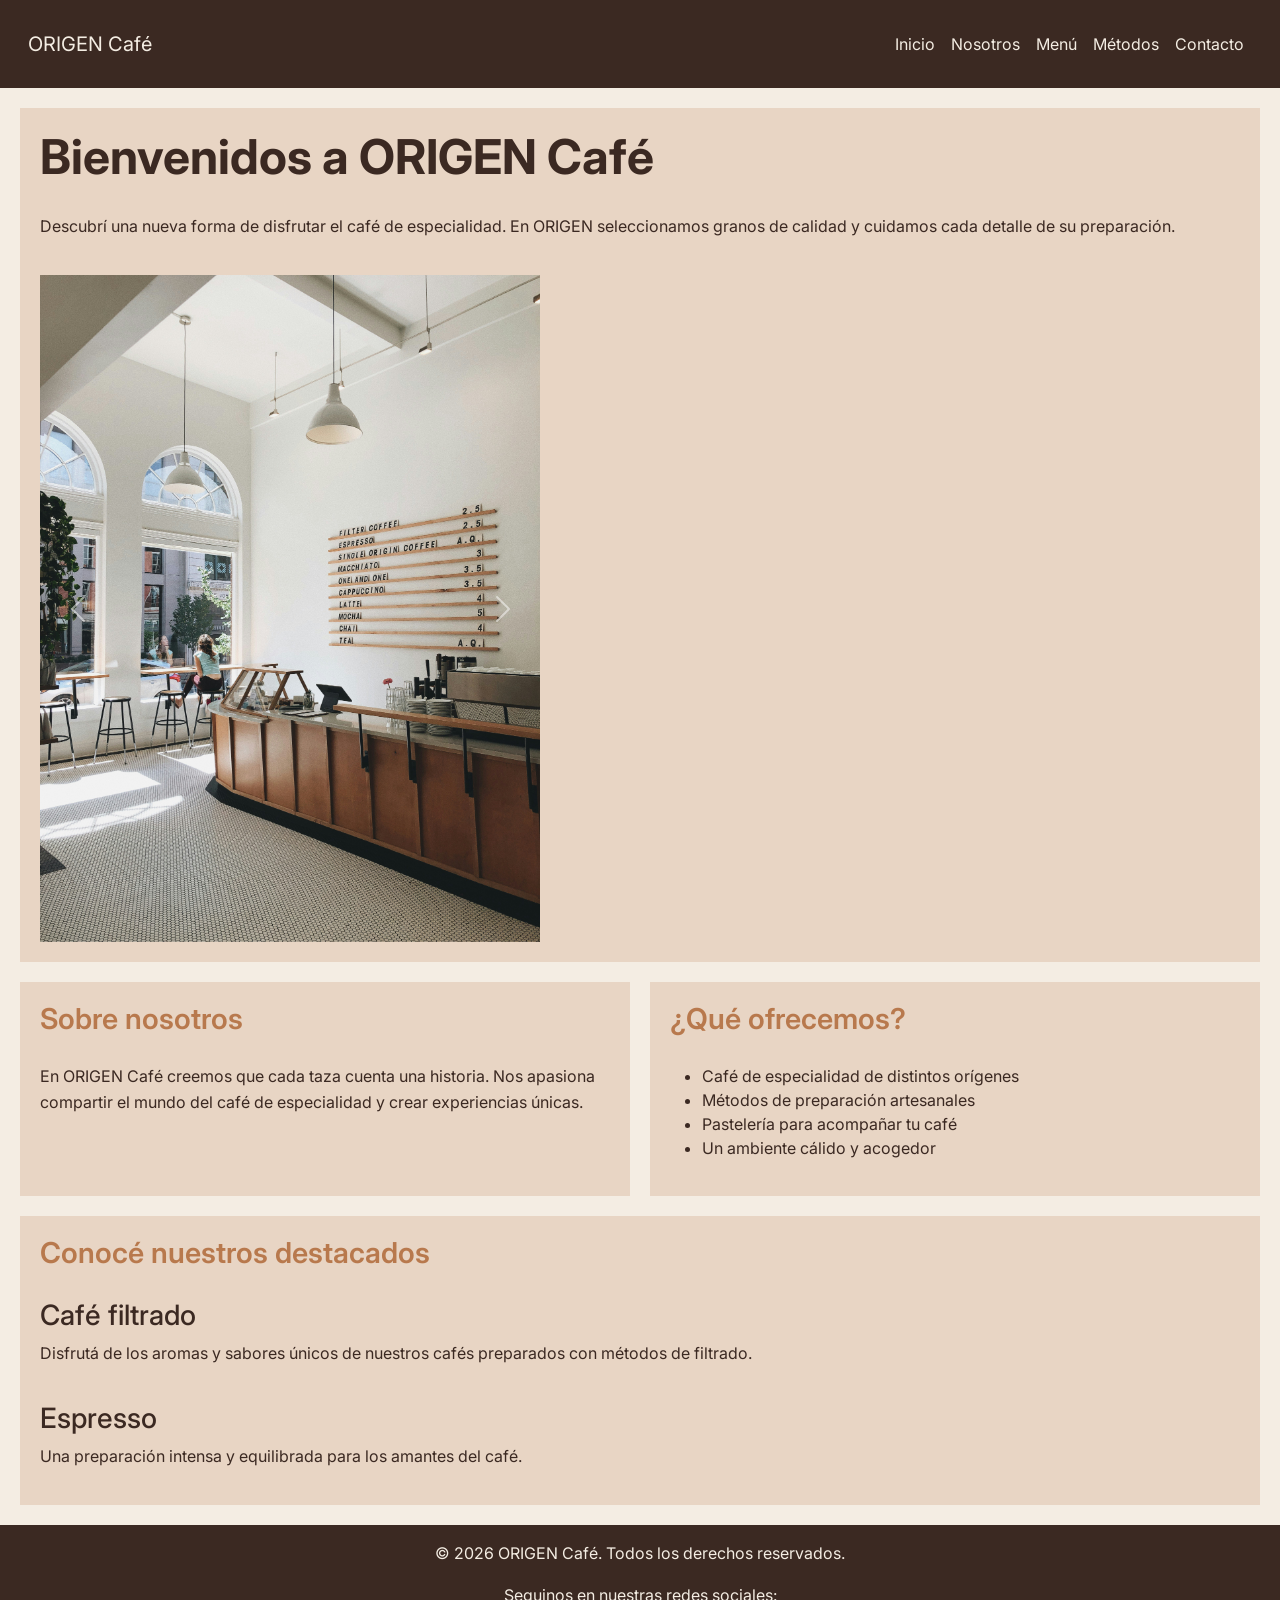
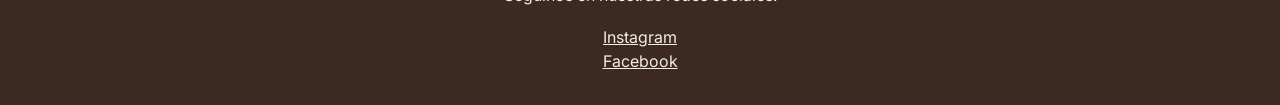
<file: index.html>
<!DOCTYPE html>
<html lang="es">
<head>
    <meta charset="UTF-8">
    <meta name="viewport" content="width=device-width, initial-scale=1.0">
    <!-- BOOTSTRAP -->
    <link href="https://cdn.jsdelivr.net/npm/bootstrap@5.3.8/dist/css/bootstrap.min.css" 
    rel="stylesheet" integrity="sha384-sRIl4kxILFvY47J16cr9ZwB07vP4J8+LH7qKQnuqkuIAvNWLzeN8tE5YBujZqJLB" 
    crossorigin="anonymous">
    <!-- CSS -->
    <link rel="stylesheet" href="./styles/styles.css">
    <title>ORIGEN café | Inicio</title>  
</head>
<body>
    <header>
        <nav class="navbar navbar-expand-lg">
            <div class="container-fluid">
                <a class="navbar-brand" href="index.html">ORIGEN Café</a>

                <button class="navbar-toggler" type="button"
                    data-bs-toggle="collapse"
                    data-bs-target="#navbarOrigen"
                    aria-controls="navbarOrigen"
                    aria-expanded="false"
                    aria-label="Abrir menú de navegación">
                    <span class="navbar-toggler-icon"></span>
                </button>

                <div class="collapse navbar-collapse" id="navbarOrigen">
                    <ul class="navbar-nav ms-auto">
                        <li class="nav-item"><a class="nav-link" href="index.html">Inicio</a></li>
                        <li class="nav-item"><a class="nav-link" href="pages/nosotros.html">Nosotros</a></li>
                        <li class="nav-item"><a class="nav-link" href="pages/menu.html">Menú</a></li>
                        <li class="nav-item"><a class="nav-link" href="pages/metodos.html">Métodos</a></li>
                        <li class="nav-item"><a class="nav-link" href="pages/contacto.html">Contacto</a></li>
                    </ul>
                </div>
            </div>
        </nav>
    </header>
    <main class="inicio"> 
        <section class="bienvenida">
            <h1>Bienvenidos a ORIGEN Café</h1>
            <p>Descubrí una nueva forma de disfrutar el café de especialidad. En ORIGEN seleccionamos granos de calidad y cuidamos cada 
               detalle de su preparación.</p>
            <div id="carruselOrigen" class="carousel slide" data-bs-ride="carousel" data-bs-interval="2000">
                <div class="carousel-inner">
                    <div class="carousel-item active">
                        <img src="assets/img/cafeteria.jpg"
                            class="d-block w-100"
                            alt="Interior de la cafetería ORIGEN Café">
                    </div>
                    <div class="carousel-item">
                        <img src="assets/img/menu.jpg"
                            class="d-block w-100"
                            alt="Café acompañado de pastelería">
                    </div>
                    <div class="carousel-item">
                        <img src="assets/img/metodos.jpg"
                            class="d-block w-100"
                            alt="Preparación de café mediante el método V60">
                    </div>
                </div>

                <button class="carousel-control-prev" type="button"
                    data-bs-target="#carruselOrigen" data-bs-slide="prev">
                    <span class="carousel-control-prev-icon" aria-hidden="true"></span>
                    <span class="visually-hidden">Anterior</span>
                </button>

                <button class="carousel-control-next" type="button"
                    data-bs-target="#carruselOrigen" data-bs-slide="next">
                    <span class="carousel-control-next-icon" aria-hidden="true"></span>
                    <span class="visually-hidden">Siguiente</span>
                </button>
            </div>

        </section>
        <section class="nosotros">
            <h2>Sobre nosotros</h2>
            <p>En ORIGEN Café creemos que cada taza cuenta una historia.
            Nos apasiona compartir el mundo del café de especialidad
            y crear experiencias únicas.
            </p>
        </section>
        <section class="ofrecemos">
            <h2>¿Qué ofrecemos?</h2>
            <ul>
                <li>Café de especialidad de distintos orígenes</li>
                <li>Métodos de preparación artesanales</li>
                <li>Pastelería para acompañar tu café</li>
                <li>Un ambiente cálido y acogedor</li>
            </ul>
        </section>
        <section class="destacados">
            <h2>Conocé nuestros destacados</h2>
            <article>
                <h3>Café filtrado</h3>
                <p>Disfrutá de los aromas y sabores únicos
                de nuestros cafés preparados con métodos de filtrado.</p>
            </article>
            <article>
                <h3>Espresso</h3>
                <p>Una preparación intensa y equilibrada para los amantes del café.</p>
            </article>
        </section>
    </main>
    <footer>
        <p>&copy; 2026 ORIGEN Café. Todos los derechos reservados.</p>
        <p>Seguinos en nuestras redes sociales:</p>
        <ul>
            <li><a href="https://www.instagram.com/">Instagram</a></li>
            <li><a href="https://www.facebook.com/">Facebook</a></li>
        </ul>
    </footer>
    <!-- BOOTSTRAP -->
    <script src="https://cdn.jsdelivr.net/npm/bootstrap@5.3.8/dist/js/bootstrap.bundle.min.js" 
    integrity="sha384-FKyoEForCGlyvwx9Hj09JcYn3nv7wiPVlz7YYwJrWVcXK/BmnVDxM+D2scQbITxI" crossorigin="anonymous"></script>
</body>
</html>
</file>
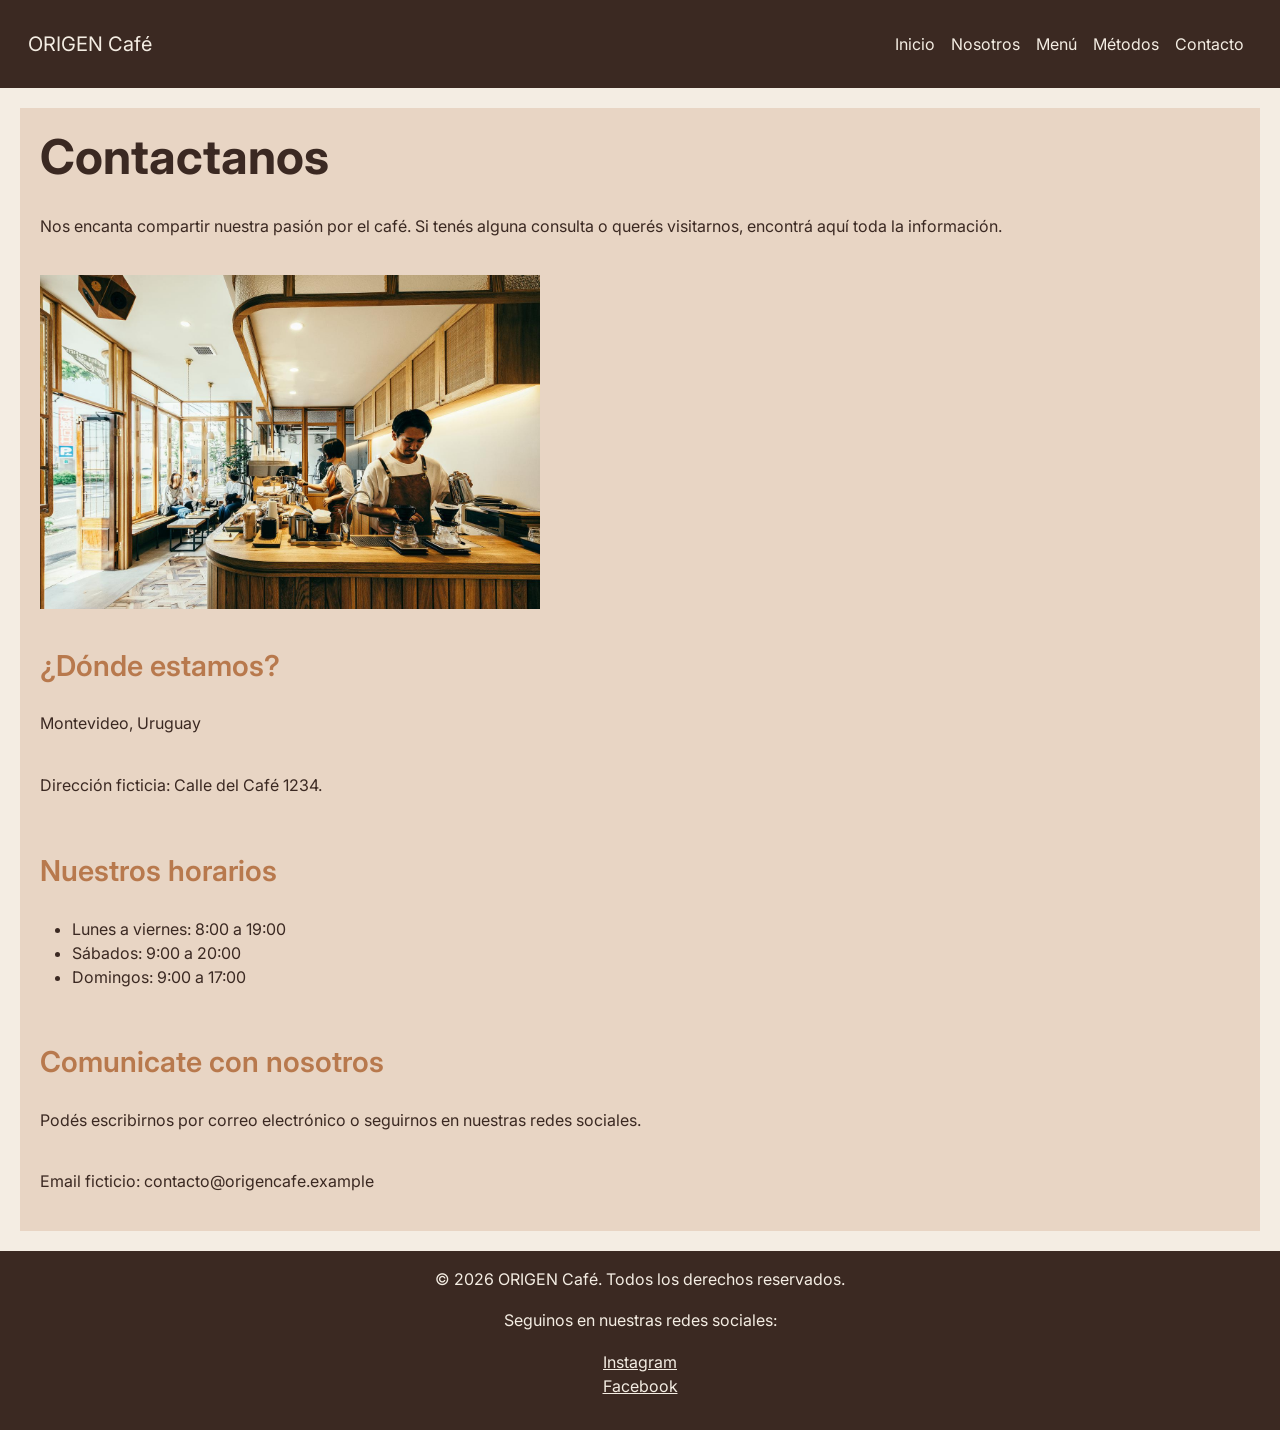
<file: pages/contacto.html>
<!DOCTYPE html>
<html lang="es">
<head>
    <meta charset="UTF-8">
    <meta name="viewport" content="width=device-width, initial-scale=1.0">
    <!-- BOOTSTRAP -->
    <link href="https://cdn.jsdelivr.net/npm/bootstrap@5.3.8/dist/css/bootstrap.min.css" 
    rel="stylesheet" integrity="sha384-sRIl4kxILFvY47J16cr9ZwB07vP4J8+LH7qKQnuqkuIAvNWLzeN8tE5YBujZqJLB" 
    crossorigin="anonymous">
    <!-- CSS -->
    <link rel="stylesheet" href="../styles/styles.css">
    <title>ORIGEN Café | Contacto</title>    
</head>
<body>
    <header>
        <nav class="navbar navbar-expand-lg">
            <div class="container-fluid">
                <a class="navbar-brand" href="../index.html">ORIGEN Café</a>

                <button class="navbar-toggler" type="button"
                data-bs-toggle="collapse"
                data-bs-target="#navbarOrigen"
                aria-controls="navbarOrigen"
                aria-expanded="false"
                aria-label="Abrir menú de navegación">
                <span class="navbar-toggler-icon"></span>
                </button>

                <div class="collapse navbar-collapse" id="navbarOrigen">
                    <ul class="navbar-nav ms-auto">
                        <li class="nav-item"><a class="nav-link" href="../index.html">Inicio</a></li>
                        <li class="nav-item"><a class="nav-link" href="nosotros.html">Nosotros</a></li>
                        <li class="nav-item"><a class="nav-link" href="menu.html">Menú</a></li>
                        <li class="nav-item"><a class="nav-link" href="metodos.html">Métodos</a></li>
                        <li class="nav-item"><a class="nav-link" href="contacto.html">Contacto</a></li>
                    </ul>
                </div>
            </div>
        </nav>
    </header>
    <main>
        <section>
            <h1>Contactanos</h1>
            <p>Nos encanta compartir nuestra pasión por el café.
            Si tenés alguna consulta o querés visitarnos,
            encontrá aquí toda la información.</p>
                <img src="../assets/img/contacto.jpg"
                     alt="Espacio de atención de una cafetería">
        </section>
        <section>
             <h2>¿Dónde estamos?</h2>
                 <p>Montevideo, Uruguay</p>             
                 <p>Dirección ficticia: Calle del Café 1234.</p>
        </section>
        <section>
            <h2>Nuestros horarios</h2>
            <ul>
                <li>Lunes a viernes: 8:00 a 19:00</li>
                <li>Sábados: 9:00 a 20:00</li>
                <li>Domingos: 9:00 a 17:00</li>
            </ul>
        </section>
        <section>
            <h2>Comunicate con nosotros</h2>
            <p>Podés escribirnos por correo electrónico
            o seguirnos en nuestras redes sociales.</p>
            <p>Email ficticio: contacto@origencafe.example</p>
        </section>
    </main>
    <footer>
        <p>&copy; 2026 ORIGEN Café. Todos los derechos reservados.</p>
        <p>Seguinos en nuestras redes sociales:</p>
        <ul>
            <li><a href="https://www.instagram.com/">Instagram</a></li>
            <li><a href="https://www.facebook.com/">Facebook</a></li>
        </ul>
    </footer>
    <script src="https://cdn.jsdelivr.net/npm/bootstrap@5.3.8/dist/js/bootstrap.bundle.min.js" 
    integrity="sha384-FKyoEForCGlyvwx9Hj09JcYn3nv7wiPVlz7YYwJrWVcXK/BmnVDxM+D2scQbITxI" crossorigin="anonymous"></script>   
</body>
</html>
</file>
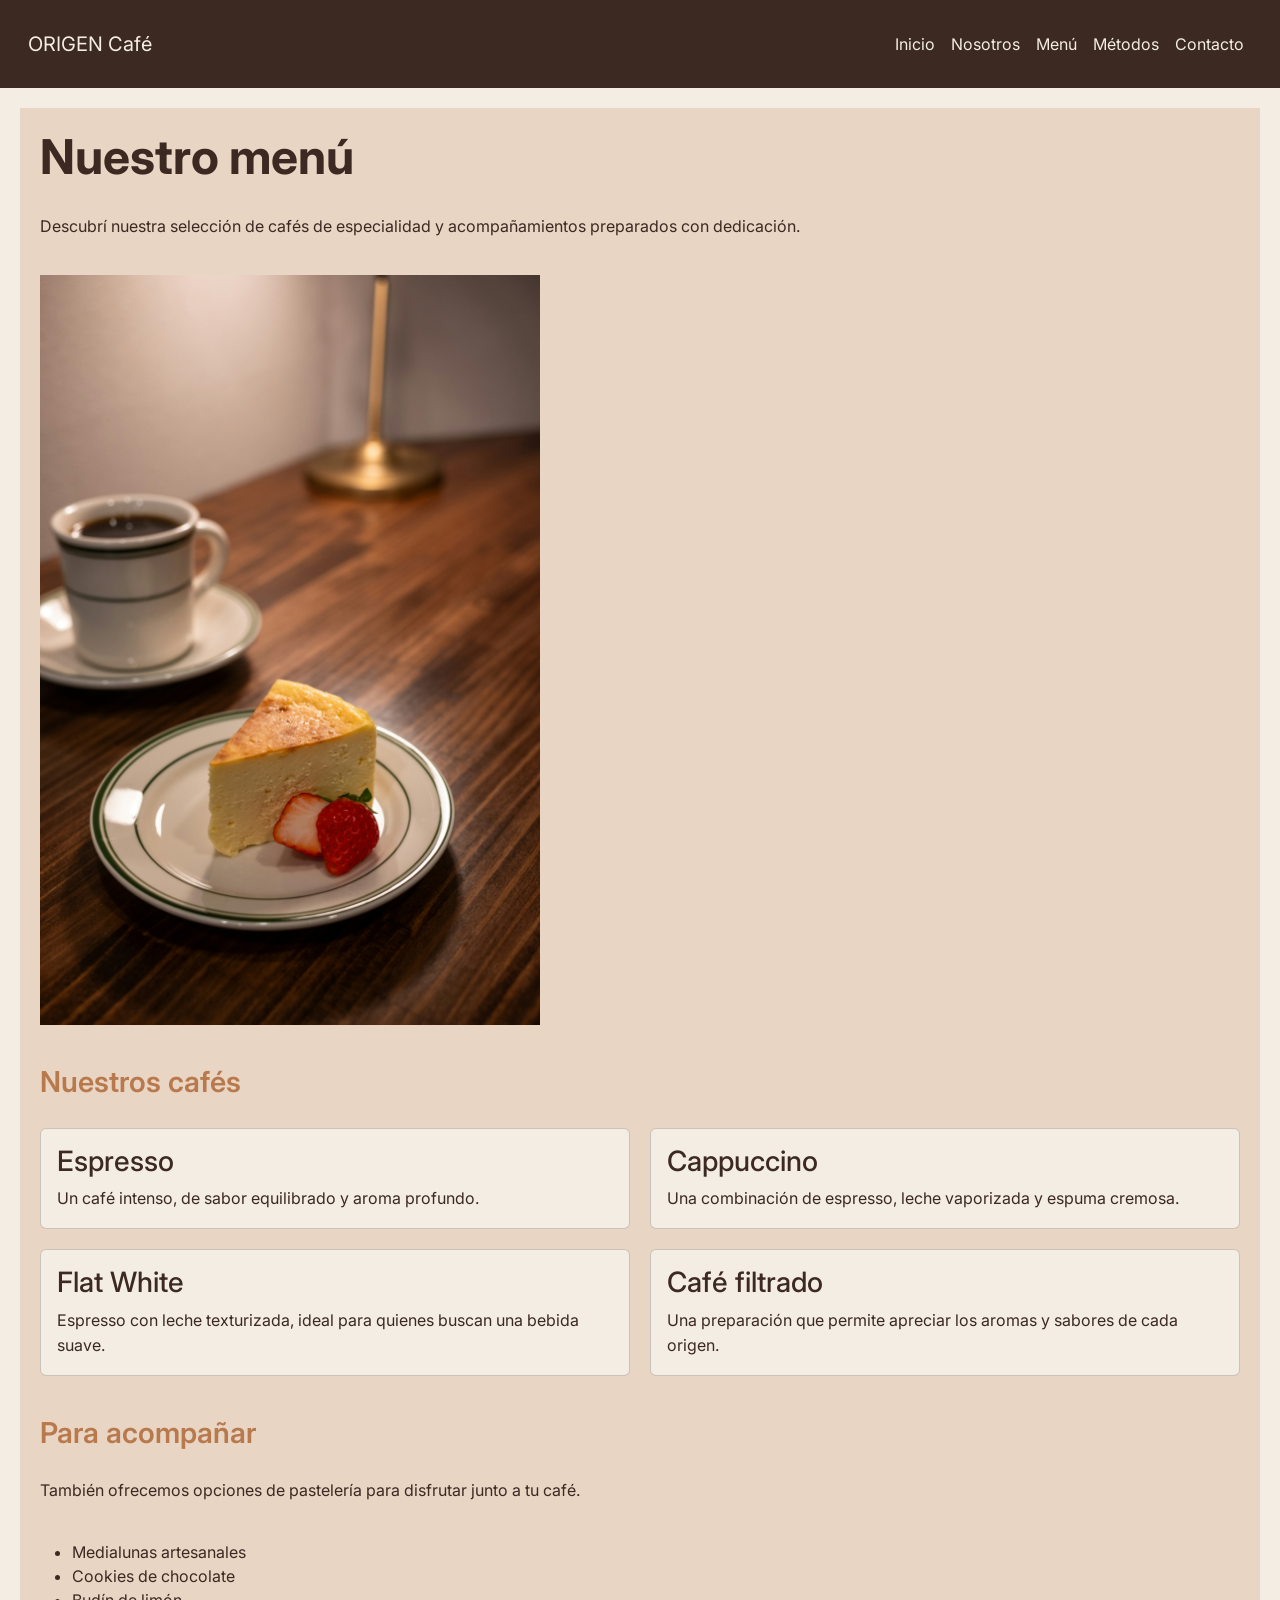
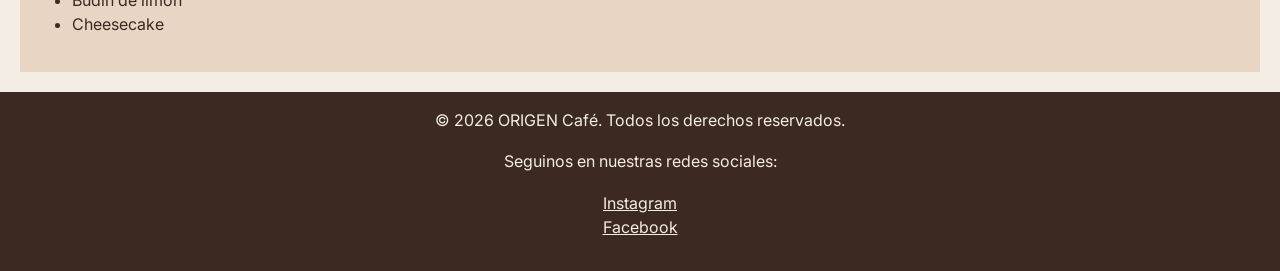
<file: pages/menu.html>
<!DOCTYPE html>
<html lang="es">
<head>
    <meta charset="UTF-8">
    <meta name="viewport" content="width=device-width, initial-scale=1.0">
    <!-- BOOTSTRAP -->
    <link href="https://cdn.jsdelivr.net/npm/bootstrap@5.3.8/dist/css/bootstrap.min.css" 
    rel="stylesheet" integrity="sha384-sRIl4kxILFvY47J16cr9ZwB07vP4J8+LH7qKQnuqkuIAvNWLzeN8tE5YBujZqJLB" 
    crossorigin="anonymous">
    <!-- CSS -->
    <link rel="stylesheet" href="../styles/styles.css">
    <title>ORIGEN Café | Menú</title>    
</head>
<body>
    <header>
        <nav class="navbar navbar-expand-lg">
            <div class="container-fluid">
                <a class="navbar-brand" href="../index.html">ORIGEN Café</a>

                <button class="navbar-toggler" type="button"
                    data-bs-toggle="collapse"
                    data-bs-target="#navbarOrigen"
                    aria-controls="navbarOrigen"
                    aria-expanded="false"
                    aria-label="Abrir menú de navegación">
                    <span class="navbar-toggler-icon"></span>
                </button>

                <div class="collapse navbar-collapse" id="navbarOrigen">
                    <ul class="navbar-nav ms-auto">
                        <li class="nav-item"><a class="nav-link" href="../index.html">Inicio</a></li>
                        <li class="nav-item"><a class="nav-link" href="nosotros.html">Nosotros</a></li>
                        <li class="nav-item"><a class="nav-link" href="menu.html">Menú</a></li>
                        <li class="nav-item"><a class="nav-link" href="metodos.html">Métodos</a></li>
                        <li class="nav-item"><a class="nav-link" href="contacto.html">Contacto</a></li>
                    </ul>
                </div>
            </div> 
        </nav>
    </header>
    <main>
        <section>
            <h1>Nuestro menú</h1>
            <p>Descubrí nuestra selección de cafés de especialidad
            y acompañamientos preparados con dedicación.</p>
            <img src="../assets/img/menu.jpg"
                alt="Taza de café acompañada de una porción de torta">
        </section>
        <section class="cafes">
            <h2>Nuestros cafés</h2>
            <article class="card">
                <div class="card-body">
                    <h3 class="card-title">Espresso</h3>
                    <p class="card-text">Un café intenso, de sabor equilibrado
                     y aroma profundo.</p>
                </div>
            </article>
            <article class="card">
                <div class="card-body">
                    <h3 class="card-title">Cappuccino</h3>
                    <p class="card-text">Una combinación de espresso, leche
                    vaporizada y espuma cremosa.</p>
                </div>
            </article>
            <article class="card">
                <div class="card-body">
                    <h3 class="card-title">Flat White</h3>
                    <p class="card-text">Espresso con leche texturizada,
                    ideal para quienes buscan una bebida suave.</p>
                </div>
            </article>
            <article class="card">
                <div class="card-body">
                    <h3 class="card-title">Café filtrado</h3>
                    <p class="card-text">Una preparación que permite apreciar
                    los aromas y sabores de cada origen.</p>
                </div>
            </article>
        </section>
        <section>
            <h2>Para acompañar</h2>
            <p>También ofrecemos opciones de pastelería
            para disfrutar junto a tu café.</p>
            <ul>
                <li>Medialunas artesanales</li>
                <li>Cookies de chocolate</li>
                <li>Budín de limón</li>
                <li>Cheesecake</li>
            </ul>
        </section>
    </main>
    <footer>
        <p>&copy; 2026 ORIGEN Café. Todos los derechos reservados.</p>
        <p>Seguinos en nuestras redes sociales:</p>
        <ul>
            <li><a href="https://www.instagram.com/">Instagram</a></li>
            <li><a href="https://www.facebook.com/">Facebook</a></li>
        </ul>
    </footer>
    <script src="https://cdn.jsdelivr.net/npm/bootstrap@5.3.8/dist/js/bootstrap.bundle.min.js" 
    integrity="sha384-FKyoEForCGlyvwx9Hj09JcYn3nv7wiPVlz7YYwJrWVcXK/BmnVDxM+D2scQbITxI" crossorigin="anonymous"></script>
</body>
</html>
</file>
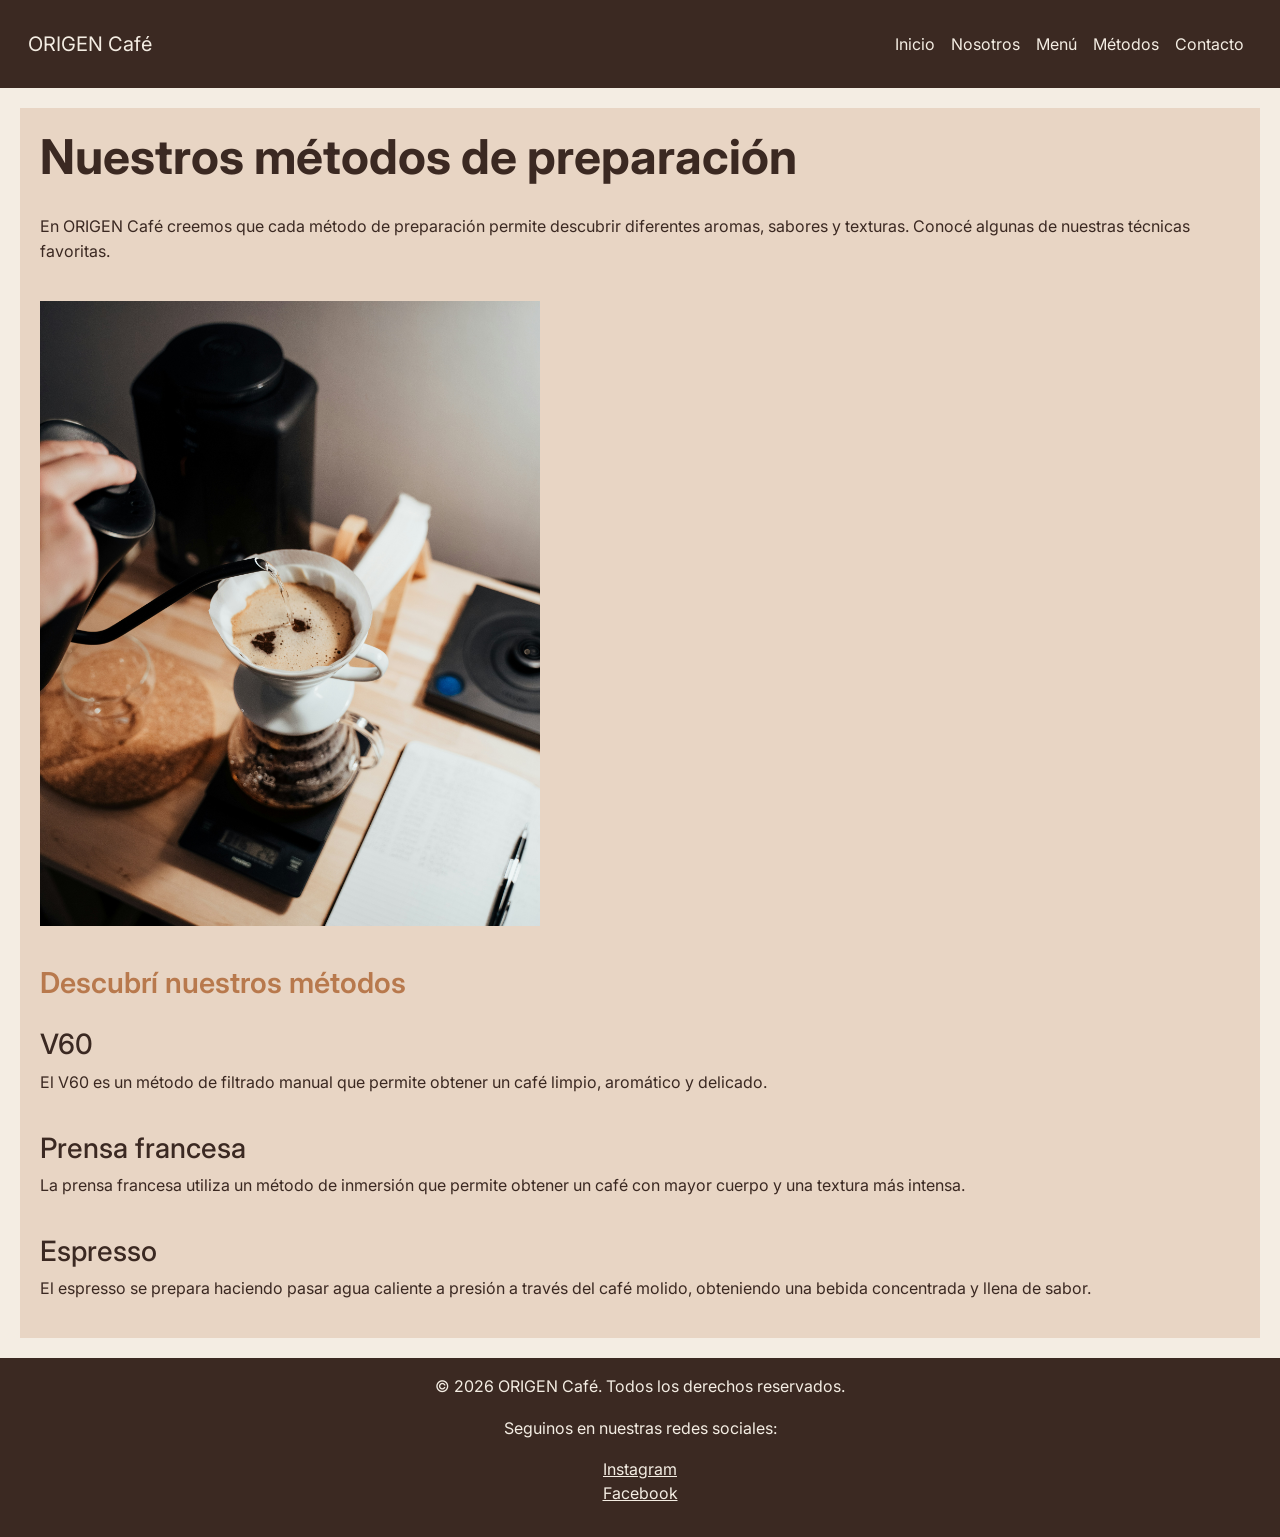
<file: pages/metodos.html>
<!DOCTYPE html>
<html lang="es">
<head>
    <meta charset="UTF-8">
    <meta name="viewport" content="width=device-width, initial-scale=1.0">
        <!-- BOOTSTRAP -->
    <link href="https://cdn.jsdelivr.net/npm/bootstrap@5.3.8/dist/css/bootstrap.min.css" 
    rel="stylesheet" integrity="sha384-sRIl4kxILFvY47J16cr9ZwB07vP4J8+LH7qKQnuqkuIAvNWLzeN8tE5YBujZqJLB" 
    crossorigin="anonymous">
    <!-- CSS -->
    <link rel="stylesheet" href="../styles/styles.css">
    <title>ORIGEN Café | Métodos de preparación</title>    
</head>
<body>
<header>
    <nav class="navbar navbar-expand-lg">
        <div class="container-fluid">
            <a class="navbar-brand" href="../index.html">ORIGEN Café</a>

            <button class="navbar-toggler" type="button"
                data-bs-toggle="collapse"
                data-bs-target="#navbarOrigen"
                aria-controls="navbarOrigen"
                aria-expanded="false"
                aria-label="Abrir menú de navegación">
                <span class="navbar-toggler-icon"></span>
            </button>

            <div class="collapse navbar-collapse" id="navbarOrigen">
                <ul class="navbar-nav ms-auto">
                    <li class="nav-item"><a class="nav-link" href="../index.html">Inicio</a></li>
                    <li class="nav-item"><a class="nav-link" href="nosotros.html">Nosotros</a></li>
                    <li class="nav-item"><a class="nav-link" href="menu.html">Menú</a></li>
                    <li class="nav-item"><a class="nav-link" href="metodos.html">Métodos</a></li>
                    <li class="nav-item"><a class="nav-link" href="contacto.html">Contacto</a></li>
                </ul>
            </div>
        </div>
    </nav>
</header>
    <main>
        <section>
            <h1>Nuestros métodos de preparación</h1>
            <p>En ORIGEN Café creemos que cada método de preparación
            permite descubrir diferentes aromas, sabores y texturas.
            Conocé algunas de nuestras técnicas favoritas.</p>
            <img src="../assets/img/metodos.jpg"
            alt="Preparación de café mediante el método V60">
        </section>
        <section>
            <h2>Descubrí nuestros métodos</h2>
            <article>
                <h3>V60</h3>
                <p>El V60 es un método de filtrado manual que permite
                obtener un café limpio, aromático y delicado.</p>
            </article>
            <article>
                <h3>Prensa francesa</h3>
                <p>La prensa francesa utiliza un método de inmersión
                que permite obtener un café con mayor cuerpo
                y una textura más intensa.</p>
            </article>
            <article>
                <h3>Espresso</h3>
                <p>El espresso se prepara haciendo pasar agua caliente
                a presión a través del café molido, obteniendo
                una bebida concentrada y llena de sabor.</p>
            </article>
        </section>
    </main>
    <footer>
        <p>&copy; 2026 ORIGEN Café. Todos los derechos reservados.</p>
        <p>Seguinos en nuestras redes sociales:</p>
        <ul>
            <li><a href="https://www.instagram.com/">Instagram</a></li>
            <li><a href="https://www.facebook.com/">Facebook</a></li>
        </ul>
    </footer> 
    <script src="https://cdn.jsdelivr.net/npm/bootstrap@5.3.8/dist/js/bootstrap.bundle.min.js" 
    integrity="sha384-FKyoEForCGlyvwx9Hj09JcYn3nv7wiPVlz7YYwJrWVcXK/BmnVDxM+D2scQbITxI" crossorigin="anonymous"></script>   
</body>
</html>
</file>
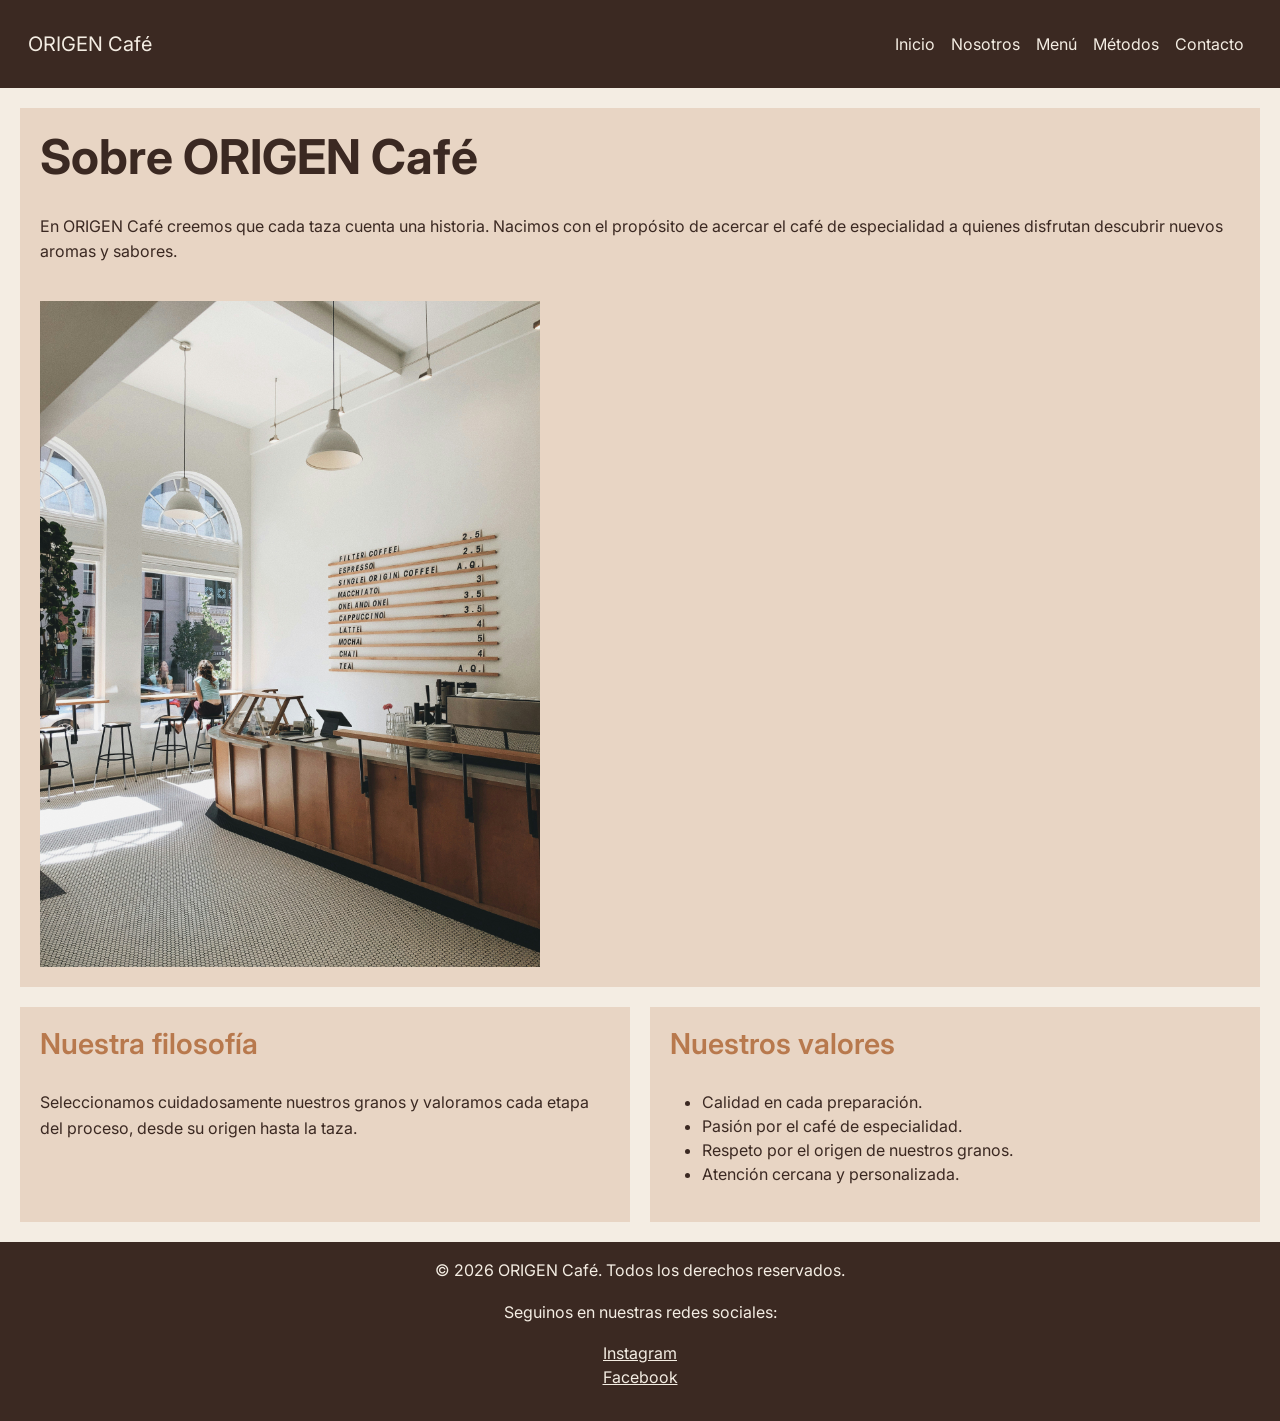
<file: pages/nosotros.html>
<!DOCTYPE html>
<html lang="es">
<head>
    <meta charset="UTF-8">
    <meta name="viewport" content="width=device-width, initial-scale=1.0">
    <!-- BOOTSTRAP -->
    <link href="https://cdn.jsdelivr.net/npm/bootstrap@5.3.8/dist/css/bootstrap.min.css" 
    rel="stylesheet" integrity="sha384-sRIl4kxILFvY47J16cr9ZwB07vP4J8+LH7qKQnuqkuIAvNWLzeN8tE5YBujZqJLB" 
    crossorigin="anonymous">
    <!-- CSS -->
    <link rel="stylesheet" href="../styles/styles.css">

    <title>ORIGEN Café | Nosotros</title>
</head>
<body>
    <header>
        <nav class="navbar navbar-expand-lg">
            <div class="container-fluid">
                <a class="navbar-brand" href="../index.html">ORIGEN Café</a>

                <button class="navbar-toggler" type="button"
                data-bs-toggle="collapse"
                data-bs-target="#navbarOrigen"
                aria-controls="navbarOrigen"
                aria-expanded="false"
                aria-label="Abrir menú de navegación">
                <span class="navbar-toggler-icon"></span>
                </button>

            <div class="collapse navbar-collapse" id="navbarOrigen">
                <ul class="navbar-nav ms-auto">
                    <li class="nav-item"><a class="nav-link" href="../index.html">Inicio</a></li>
                    <li class="nav-item"><a class="nav-link" href="nosotros.html">Nosotros</a></li>
                    <li class="nav-item"><a class="nav-link" href="menu.html">Menú</a></li>
                    <li class="nav-item"><a class="nav-link" href="metodos.html">Métodos</a></li>
                    <li class="nav-item"><a class="nav-link" href="contacto.html">Contacto</a></li>
                </ul>
            </div>
            </div> 
        </nav>
    </header>
    <main class="pagina-nosotros">
        <section class="presentacion">
            <h1>Sobre ORIGEN Café</h1>
            <p>En ORIGEN Café creemos que cada taza cuenta una historia.
            Nacimos con el propósito de acercar el café de especialidad
            a quienes disfrutan descubrir nuevos aromas y sabores.</p>
            <img src="../assets/img/cafeteria.jpg"
                alt="Interior de nuestra cafetería">
        </section>
        <section class="filosofia">
            <h2>Nuestra filosofía</h2>
            <p>Seleccionamos cuidadosamente nuestros granos y valoramos
            cada etapa del proceso, desde su origen hasta la taza.</p>
        </section>
        <section class="valores">
            <h2>Nuestros valores</h2>
            <ul>
                <li>Calidad en cada preparación.</li>
                <li>Pasión por el café de especialidad.</li>
                <li>Respeto por el origen de nuestros granos.</li>
                <li>Atención cercana y personalizada.</li>
            </ul>
        </section>
    </main>
    <footer>
        <p>&copy; 2026 ORIGEN Café. Todos los derechos reservados.</p>
        <p>Seguinos en nuestras redes sociales:</p>
        <ul>
            <li><a href="https://www.instagram.com/">Instagram</a></li>
            <li><a href="https://www.facebook.com/">Facebook</a></li>
        </ul>
    </footer>
    <script src="https://cdn.jsdelivr.net/npm/bootstrap@5.3.8/dist/js/bootstrap.bundle.min.js" 
    integrity="sha384-FKyoEForCGlyvwx9Hj09JcYn3nv7wiPVlz7YYwJrWVcXK/BmnVDxM+D2scQbITxI" crossorigin="anonymous"></script>
</body>
</html>
</file>
<file: styles/styles.css>
/* Importamos la tipografía Inter desde Google Fonts */
@import url('https://fonts.googleapis.com/css2?family=Inter:wght@400;500;600;700&display=swap');
/* font-family: 'Inter', sans-serif; */

/* Reset del Box Model */
* {
    margin: 0;
    padding: 0;
    box-sizing: border-box;
}

/* Estilos generales */
body {
    background-color: #F4EDE3;
    color: #3B2922;
    font-family: 'Inter', sans-serif;
}

/* Jerarquía tipográfica */
h1 {
    font-size: clamp(1.5rem, 4vw, 3rem);
    font-weight: 700;
}

h2 {
    font-size: 1.8rem;
    font-weight: 600;
    color: #B8794D;
}

p {
    font-size: 1rem;
    font-weight: 400;
    line-height: 1.6;
}

/* Encabezado */
header {
    background-color: #3B2922;
    color: #F4EDE3;
    padding: 16px;
}

/* Contenido principal */
main {
    padding: 20px;
}

/* Grid de Inicio */
.inicio {
    display: grid;
    grid-template-columns: 1fr;
    grid-template-areas:
        "bienvenida"
        "nosotros"
        "ofrecemos"
        "destacados";
    gap: 20px;
}

/* Grid de Nosotros */
.pagina-nosotros {
    display: grid;
    grid-template-columns: 1fr;
    grid-template-areas:
        "presentacion"
        "filosofia"
        "valores";
    gap: 20px;
}

/* Áreas de Grid de Nosotros */
.presentacion {
    grid-area: presentacion;
}

.filosofia {
    grid-area: filosofia;
}

.valores {
    grid-area: valores;
}

/* Áreas de Grid */
.bienvenida {
    grid-area: bienvenida;
}

.nosotros {
    grid-area: nosotros;
}

.ofrecemos {
    grid-area: ofrecemos;
}

.destacados {
    grid-area: destacados;
}

/* Imágenes del sitio */
img {
    width: 100%;
    max-width: 500px;
}

/* Secciones del sitio */
section {
    background-color: #E8D5C4;
    padding: 20px;
    display: flex;
    flex-direction: column;
    gap: 20px;
}

/* Pie de página */
footer {
    background-color: #3B2922;
    color: #F4EDE3;
    padding: 16px;
    text-align: center;
}

footer a {
    color: #F4EDE3;
}

footer ul {
    list-style: none;
    padding: 0;
}

/* Diseño para escritorio */
@media (min-width: 1024px) {
    .inicio {
        grid-template-columns: 1fr 1fr;
        grid-template-areas:
            "bienvenida bienvenida"
            "nosotros ofrecemos"
            "destacados destacados";
    }

    .pagina-nosotros {
        grid-template-columns: 1fr 1fr;
        grid-template-areas:
            "presentacion presentacion"
            "filosofia valores";
    }
}

/* Navbar de Bootstrap */
.navbar-brand,
.navbar .nav-link {
    color: #F4EDE3;
    transition: color 0.3s ease;
}

.navbar .nav-link:hover {
    color: #B8794D;
}

.navbar .nav-link:focus {
    color: #B8794D;
}

.navbar .nav-link:active {
    color: #F4EDE3;
}

.navbar-collapse {
    flex-grow: 1;
    justify-content: flex-end;
    margin-left: auto;
}

/* Menú hamburguesa */
.navbar-toggler {
    background-color: #F4EDE3;
}

.navbar-nav {
    gap: 0;
}

/* Carrusel */
.carousel {
    max-width: 500px;
}
.card {
    background-color: #F4EDE3;
    color: #3B2922;
}

.cafes {
    display: grid;
    grid-template-columns: 1fr;
    gap: 20px;
}

@media (min-width: 1024px) {
    .cafes {
        grid-template-columns: 1fr 1fr;
    }

    .cafes h2 {
        grid-column: span 2;
    }
}
</file>
